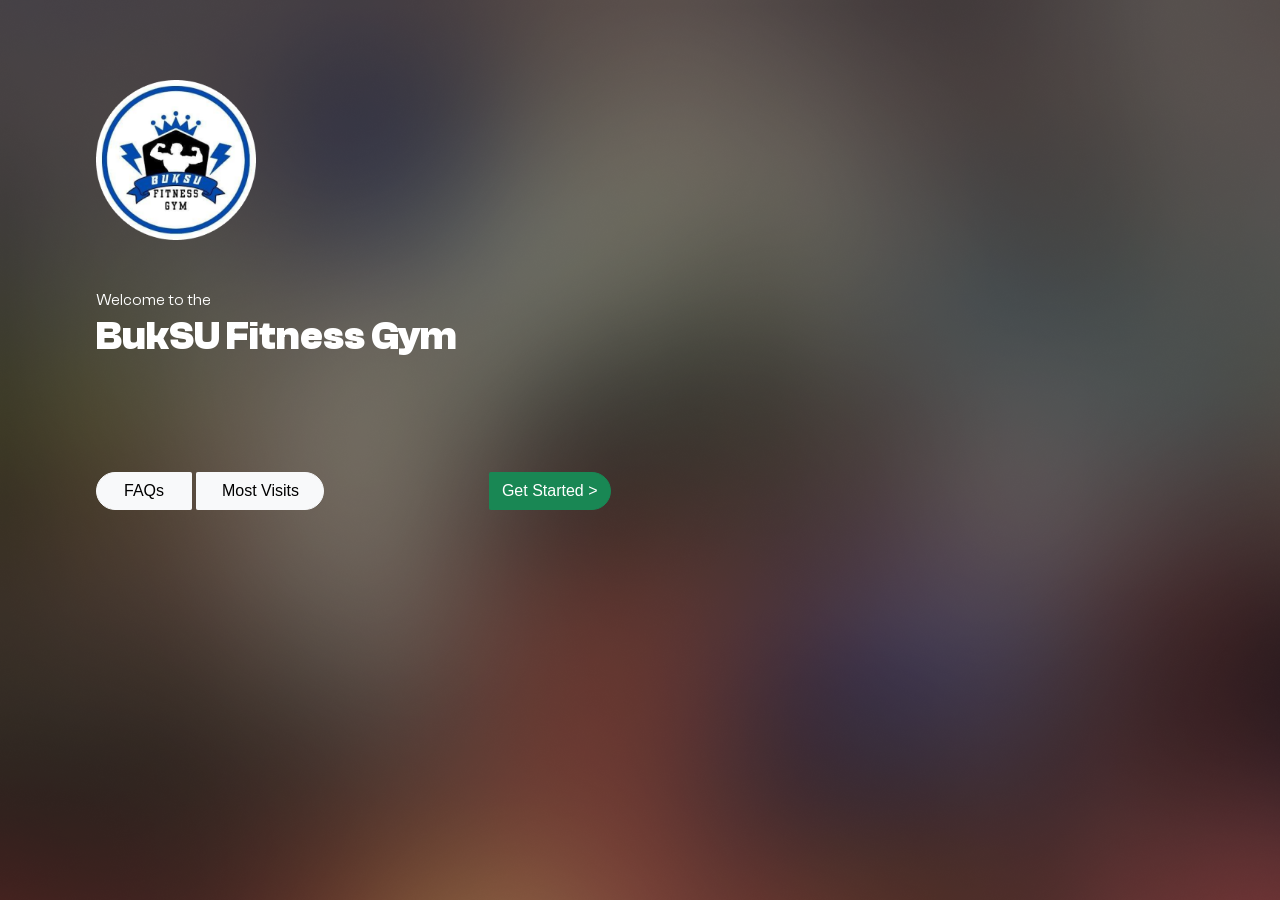
<file: index.html>
<!DOCTYPE html>
<html lang="en">
  <head>
    <meta charset="utf-8" />
    <meta name="viewport" content="width=device-width, initial-scale=1" />
    <title>Welcome to the BukSU Fitness Gym</title>
    <link
      href="https://cdn.jsdelivr.net/npm/bootstrap@5.3.3/dist/css/bootstrap.min.css"
      rel="stylesheet"
      integrity="sha384-QWTKZyjpPEjISv5WaRU9OFeRpok6YctnYmDr5pNlyT2bRjXh0JMhjY6hW+ALEwIH"
      crossorigin="anonymous"
    />
    <link href="styles.css" rel="stylesheet" />
  </head>

  <body>
    <img src="/media/logo.png" class="fitlogo" />

    <div class="welcomepage">
      <p1>Welcome to the</p1>
      <h1><b>BukSU Fitness Gym</b></h1>
    </div>

    <div class="groupbuttons">
      <button type="button" class="FAQs btn btn-light">FAQs</button>
      <button type="button" class="Visits btn btn-light">Most Visits</button>
      <button
        onclick="location.href='fingerprint.html'"
        type="button"
        class="gogo btn btn-success"
      >
        Get Started >
      </button>
    </div>

    <script
      src="https://cdn.jsdelivr.net/npm/bootstrap@5.3.3/dist/js/bootstrap.bundle.min.js"
      integrity="sha384-YvpcrYf0tY3lHB60NNkmXc5s9fDVZLESaAA55NDzOxhy9GkcIdslK1eN7N6jIeHz"
      crossorigin="anonymous"
    ></script>
  </body>
</html>
</file>
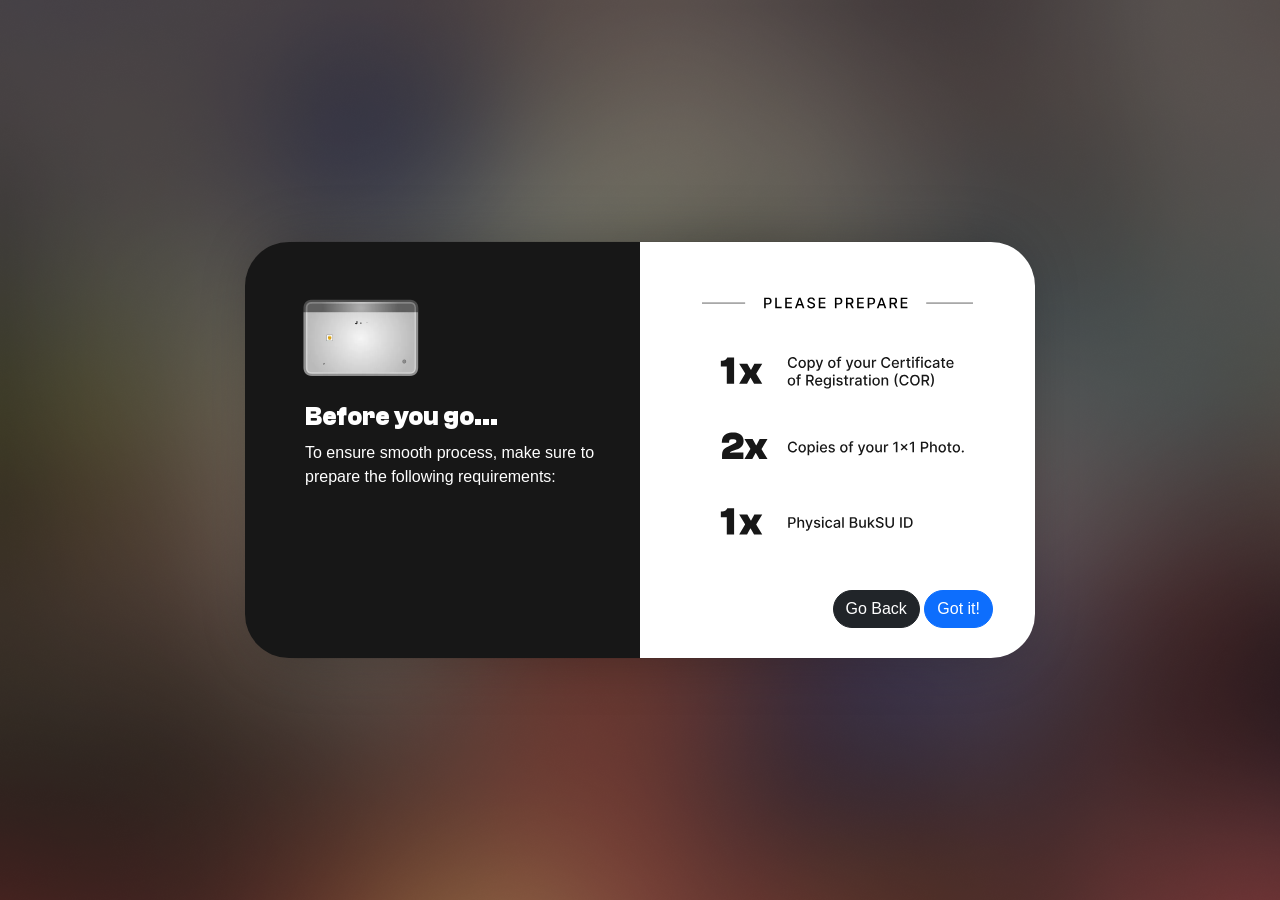
<file: disclaimer.html>
<!DOCTYPE html>
<html lang="en">
  <head>
    <meta charset="utf-8" />
    <meta name="viewport" content="width=device-width, initial-scale=1" />
    <title>Before you go...</title>
    <link
      href="https://fonts.googleapis.com/css2?family=Material+Symbols+Outlined"
      rel="stylesheet"
    />
    <link
      href="https://cdn.jsdelivr.net/npm/bootstrap@5.3.3/dist/css/bootstrap.min.css"
      rel="stylesheet"
      integrity="sha384-QWTKZyjpPEjISv5WaRU9OFeRpok6YctnYmDr5pNlyT2bRjXh0JMhjY6hW+ALEwIH"
      crossorigin="anonymous"
    />
    <link href="styles.css" rel="stylesheet" />
  </head>

  <body>
    <div
      class="d-flex justify-content-center align-items-center"
      style="height: 100vh"
    >
      <div class="card twotone">
        <div class="row">
          <div class="col dark-background">
            <div class="half">
              <img src="/media/id.webp" class="idlogo" />
              <h5><b>Before you go...</b></h5>
              <p>
                To ensure smooth process, make sure to prepare the following
                requirements:
              </p>
            </div>
          </div>
          <div class="col light-background">
            <div class="card-body">
              <div class="image-container">
                <img class="requirements" src="media/requirements.svg" />
              </div>
              <div class="reqbuttons">
                <button
                  type="button"
                  onclick="goBack()"
                  class="btn btn-dark backback"
                >
                  Go Back
                </button>
                <button
                  type="button"
                  onclick="location.href='signup.html'"
                  class="btn btn-primary gotit"
                >
                  Got it!
                </button>
              </div>
            </div>
          </div>
        </div>
      </div>
    </div>

    <script
      src="https://cdn.jsdelivr.net/npm/bootstrap@5.3.3/dist/js/bootstrap.bundle.min.js"
      integrity="sha384-YvpcrYf0tY3lHB60NNkmXc5s9fDVZLESaAA55NDzOxhy9GkcIdslK1eN7N6jIeHz"
      crossorigin="anonymous"
    ></script>

    <script src="script.js"></script>
  </body>
</html>
</file>
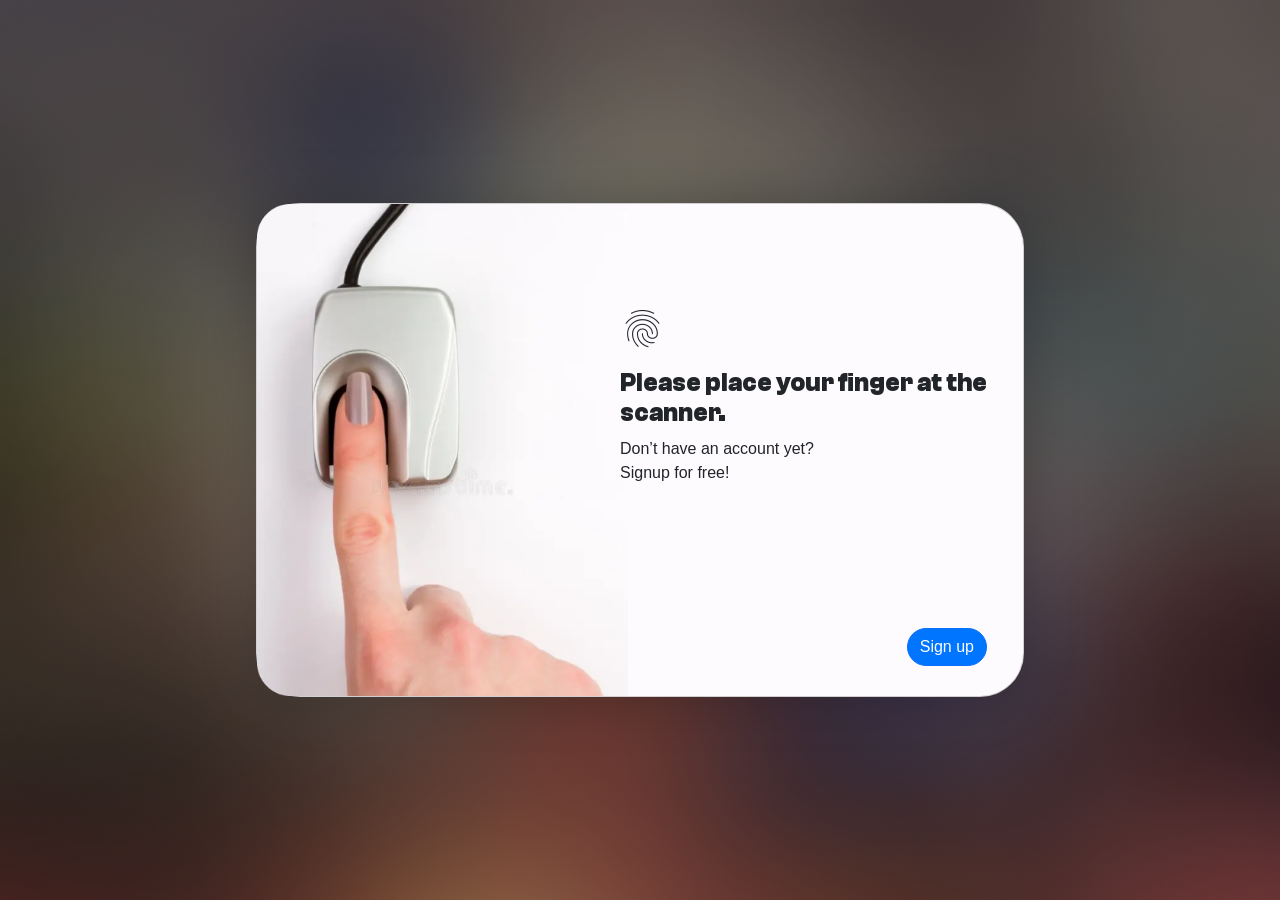
<file: fingerprint.html>
<!DOCTYPE html>
<html lang="en">
  <head>
    <meta charset="utf-8" />
    <meta name="viewport" content="width=device-width, initial-scale=1" />
    <title>Biometric Authentication</title>
    <link
      href="https://fonts.googleapis.com/css2?family=Material+Symbols+Outlined"
      rel="stylesheet"
    />
    <link
      href="https://cdn.jsdelivr.net/npm/bootstrap@5.3.3/dist/css/bootstrap.min.css"
      rel="stylesheet"
      integrity="sha384-QWTKZyjpPEjISv5WaRU9OFeRpok6YctnYmDr5pNlyT2bRjXh0JMhjY6hW+ALEwIH"
      crossorigin="anonymous"
    />
    <link href="styles.css" rel="stylesheet" />
  </head>

  <body>
    <div
      class="d-flex justify-content-center align-items-center"
      style="height: 100vh"
    >
      <div class="card">
        <div class="row">
          <div class="col">
            <img
              src="media/finger.png"
              class="img-fluid rounded-start"
              alt="..."
            />
          </div>
          <div class="col">
            <div class="card-body">
              <div class="contents">
                <span class="material-symbols-outlined">fingerprint</span>
                <h5 class="card-title">
                  <b>Please place your finger at the scanner.</b>
                </h5>
                <p class="card-text">
                  Don’t have an account yet? <br />
                  Signup for free!
                </p>
                <div class="button-container">
                  <button
                    onclick="location.href='disclaimer.html'"
                    type="button"
                    class="btn btn-primary signup"
                  >
                    Sign up
                  </button>
                </div>
              </div>
            </div>
          </div>
        </div>
      </div>
    </div>

    <script
      src="https://cdn.jsdelivr.net/npm/bootstrap@5.3.3/dist/js/bootstrap.bundle.min.js"
      integrity="sha384-YvpcrYf0tY3lHB60NNkmXc5s9fDVZLESaAA55NDzOxhy9GkcIdslK1eN7N6jIeHz"
      crossorigin="anonymous"
    ></script>
  </body>
</html>
</file>
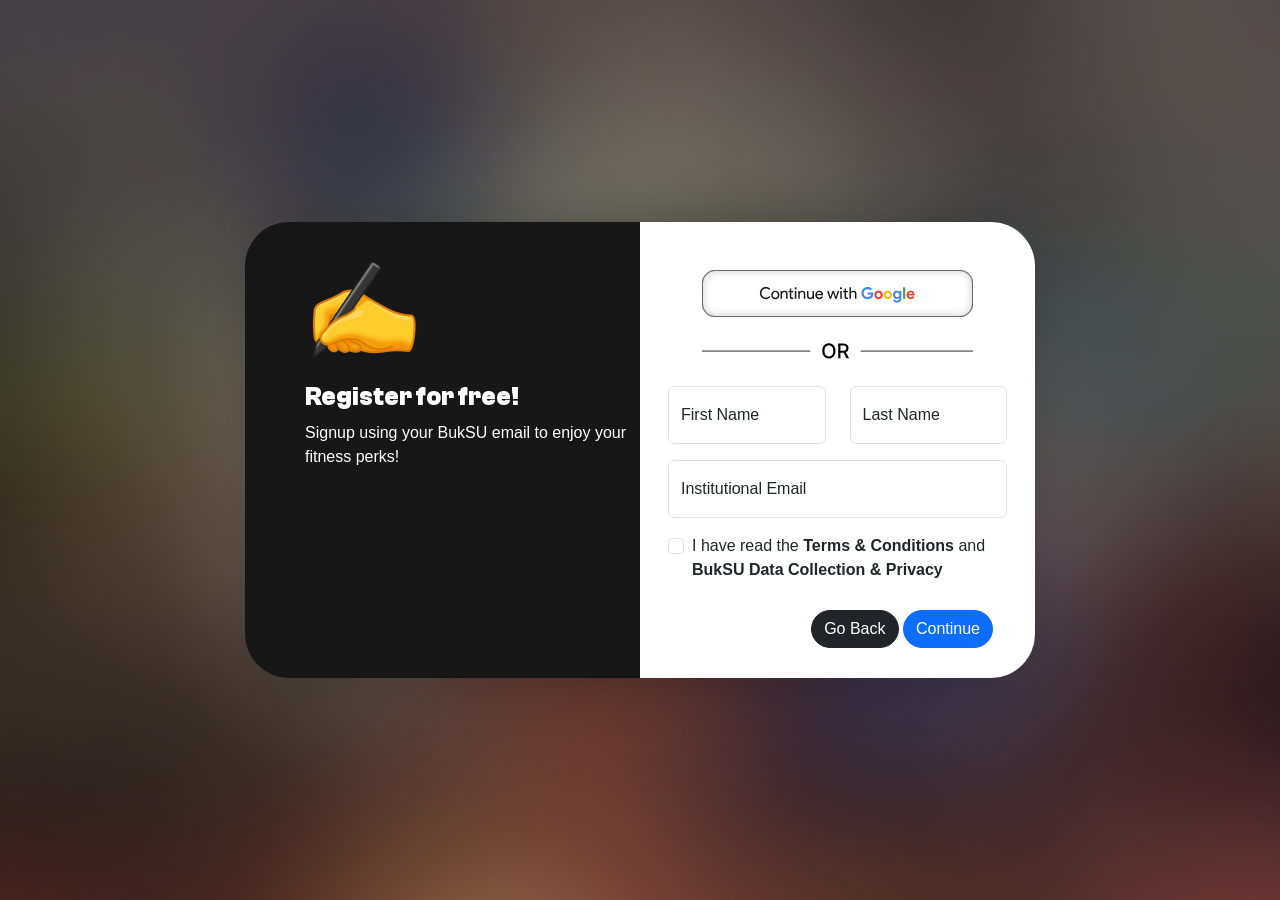
<file: signup.html>
<!DOCTYPE html>
<html lang="en">
  <head>
    <meta charset="utf-8" />
    <meta name="viewport" content="width=device-width, initial-scale=1" />
    <title>Signup</title>
    <link
      href="https://fonts.googleapis.com/css2?family=Material+Symbols+Outlined"
      rel="stylesheet"
    />
    <link
      href="https://cdn.jsdelivr.net/npm/bootstrap@5.3.3/dist/css/bootstrap.min.css"
      rel="stylesheet"
      integrity="sha384-QWTKZyjpPEjISv5WaRU9OFeRpok6YctnYmDr5pNlyT2bRjXh0JMhjY6hW+ALEwIH"
      crossorigin="anonymous"
    />
    <link href="styles.css" rel="stylesheet" />
  </head>

  <body>
    <div
      class="d-flex justify-content-center align-items-center"
      style="height: 100vh"
    >
      <div class="card twotone">
        <div class="row">
          <div class="col dark-background">
            <div class="half">
              <img src="/media/write.webp" class="idlogo" />
              <h5><b>Register for free!</b></h5>
              <p>Signup using your BukSU email to enjoy your fitness perks!</p>
            </div>
          </div>
          <div class="col light-background">
            <div class="card-body">
              <div class="image-container">
                <img class="svgs" src="media/dummy.svg" />
                <img class="svgs" src="media/divider2.svg" />
              </div>

              <form action="success.html">
                <div class="row">
                  <div class="col-md-6">
                    <div class="form-floating mb-3">
                      <input
                        type="text"
                        class="form-control"
                        id="floatingFirstName"
                        placeholder="John"
                        required
                      />
                      <label for="floatingFirstName">First Name</label>
                    </div>
                  </div>
                  <div class="col-md-6">
                    <div class="form-floating mb-3">
                      <input
                        type="text"
                        class="form-control"
                        id="floatingLastName"
                        placeholder="Doe"
                        required
                      />
                      <label for="floatingLastName">Last Name</label>
                    </div>
                  </div>
                </div>

                <div class="form-floating mb-3">
                  <input
                    type="email"
                    class="form-control"
                    id="floatingInput"
                    placeholder="12345678@buksu.edu.ph"
                    required
                  />
                  <label for="floatingInput">Institutional Email</label>
                </div>

                <div class="form-check">
                  <input
                    class="form-check-input"
                    type="checkbox"
                    value=""
                    id="flexCheckDefault"
                    required
                  />
                  <label class="form-check-label" for="flexCheckDefault">
                    I have read the <b>Terms & Conditions</b> and
                    <b>BukSU Data Collection & Privacy</b>
                  </label>
                </div>

                <div class="reqbuttons">
                  <button
                    type="button"
                    onclick="goBack()"
                    class="btn btn-dark backback"
                  >
                    Go Back
                  </button>
                  <button type="submit" class="btn btn-primary gotit">
                    Continue
                  </button>
                </div>
              </form>
            </div>
          </div>
        </div>
      </div>
    </div>

    <script
      src="https://cdn.jsdelivr.net/npm/bootstrap@5.3.3/dist/js/bootstrap.bundle.min.js"
      integrity="sha384-YvpcrYf0tY3lHB60NNkmXc5s9fDVZLESaAA55NDzOxhy9GkcIdslK1eN7N6jIeHz"
      crossorigin="anonymous"
    ></script>

    <script src="script.js"></script>
  </body>
</html>
</file>
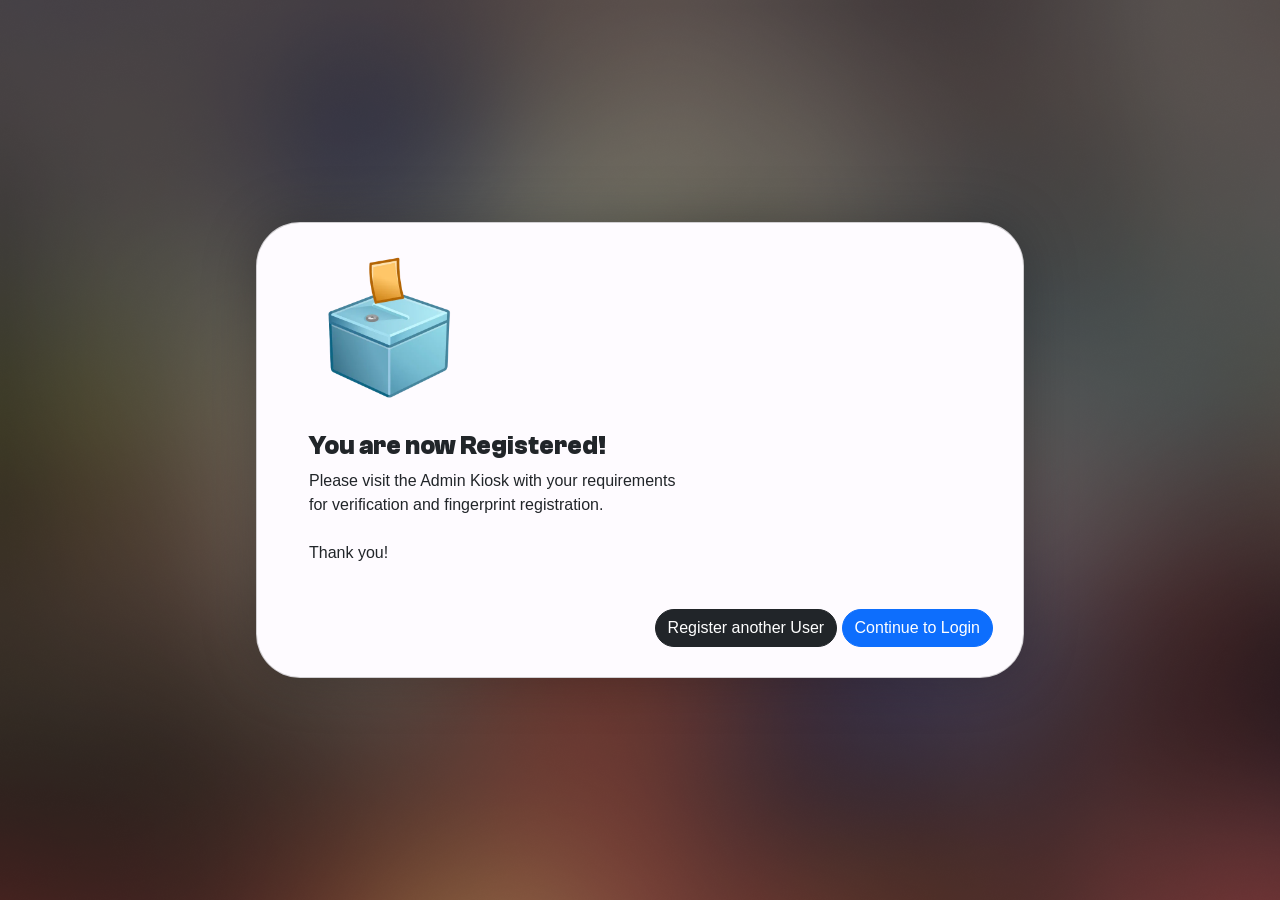
<file: success.html>
<!DOCTYPE html>
<html lang="en">
  <head>
    <meta charset="utf-8" />
    <meta name="viewport" content="width=device-width, initial-scale=1" />
    <title>Successful Registration</title>
    <link
      href="https://fonts.googleapis.com/css2?family=Material+Symbols+Outlined"
      rel="stylesheet"
    />
    <link
      href="https://cdn.jsdelivr.net/npm/bootstrap@5.3.3/dist/css/bootstrap.min.css"
      rel="stylesheet"
      integrity="sha384-QWTKZyjpPEjISv5WaRU9OFeRpok6YctnYmDr5pNlyT2bRjXh0JMhjY6hW+ALEwIH"
      crossorigin="anonymous"
    />
    <link href="styles.css" rel="stylesheet" />
  </head>

  <body>
    <div
      class="d-flex justify-content-center align-items-center"
      style="height: 100vh"
    >
      <div class="card">
        <div class="row">
          <div class="card-body">
            <div class="successcard">
              <img src="media/done.webp" class="done" />
              <h5 class="card-title">
                <b>You are now Registered!</b>
              </h5>
              <p class="card-text">
                Please visit the Admin Kiosk with your requirements <br />
                for verification and fingerprint registration.
                <br />
                <br />
                Thank you!
              </p>

              <div class="reqbuttons">
                <button
                  type="button"
                  onclick="location.href='disclaimer.html'"
                  class="btn btn-dark backback"
                >
                  Register another User
                </button>
                <button
                  type="submit"
                  onclick="location.href='fingerprint.html'"
                  class="btn btn-primary gotit"
                >
                  Continue to Login
                </button>
              </div>
            </div>
          </div>
        </div>
      </div>
    </div>

    <script
      src="https://cdn.jsdelivr.net/npm/bootstrap@5.3.3/dist/js/bootstrap.bundle.min.js"
      integrity="sha384-YvpcrYf0tY3lHB60NNkmXc5s9fDVZLESaAA55NDzOxhy9GkcIdslK1eN7N6jIeHz"
      crossorigin="anonymous"
    ></script>
  </body>
</html>
</file>
<file: styles.css>
/**
  * pls ignore @font-faces, they r used for font purposes lol
  */

@font-face {
  font-family: "ClashGrotesk-Variable";
  src: url("/media/WEB/fonts/ClashGrotesk-Variable.woff2") format("woff2"),
    url("/media/WEB/fonts/ClashGrotesk-Variable.woff") format("woff"),
    url("/media/WEB/fonts/ClashGrotesk-Variable.ttf") format("truetype");
  font-weight: 200 700;
  font-display: swap;
  font-style: normal;
}

@import url("https://fonts.googleapis.com/css2?family=Inter:ital,opsz,wght@0,14..32,100..900;1,14..32,100..900&display=swap");

/**
  * start styles
  */

html,
body {
  background-image: url(/media/gaussian.png);
  font-family: "Inter", sans-serif !important;
  background-repeat: no-repeat;
  background-image: cover;
}

.fitlogo {
  width: 10rem;
  height: 10rem;
  margin-left: 6rem !important;
  margin-top: 5rem !important;
}

.welcomepage {
  font-family: "ClashGrotesk-Variable" !important;
  color: white;
  margin-left: 6rem;
  margin-top: 3rem;
}

.FAQs {
  border-radius: 138px 10px 10px 138px !important;
  width: 6rem;
  height: 3 rem !important;
}

.Visits {
  border-radius: 10px 138px 138px 10px !important;
  width: 8rem;
  height: 3 rem !important;
}

.gogo {
  border-radius: 10px 138px 138px 10px !important;
  margin-left: 10rem;
  height: 3 rem !important;
}

.groupbuttons {
  margin-left: 6rem;
  margin-top: 7rem;
}

h5 {
  font-family: "ClashGrotesk-Variable";
  font-size: 1.6rem !important;
}

p {
  font-family: "Inter", sans-serif;
  font-weight: medium;
}

.card {
  position: relative;
  border-radius: 44px !important;
  width: 60% !important;
  box-shadow: 0px 0px 53.6px 0px rgba(0, 0, 0, 0.25) !important;
  background-color: #fefbff;
}

.button-container {
  position: absolute;
  bottom: 30px;
  right: 36px;
}

.signup {
  border-radius: 37px;
  background: #0075ff !important;
}

.material-symbols-outlined {
  font-size: 2.8rem !important;
  margin-bottom: 1rem;
}

.contents {
  margin-top: 5.4rem;
  margin-left: -3rem;
}

.half {
  margin-top: 2rem;
  margin-left: 3rem;
}

.idlogo {
  margin-left: -0.5rem !important;
  width: 8rem;
  height: 8rem;
}

.dark-background {
  background-color: #171717;
  color: white; /* Optional: to ensure text is readable on dark background */
  border-radius: 44px 0px 0px 44px;
}

.light-background {
  background-color: white;
  border-radius: 0px 44px 44px 0px;
}

.image-container {
  display: grid;
  place-items: center;
  margin-top: 2rem;
}

.svgs,
.requirements {
  width: 80%;
  margin-bottom: 1rem;
}

.requirements {
  margin-bottom: 6rem !important;
}

.backback {
  border-radius: 37px;
}

.gotit {
  border-radius: 37px;
  color: white;
}

.reqbuttons {
  position: absolute;
  bottom: 30px;
  right: 30px;
}

.twotone {
  position: relative;
  border-radius: 44px !important;
  width: 60% !important;
  box-shadow: 0px 0px 53.6px 0px rgba(0, 0, 0, 0.25) !important;
  background-color: #fefbff00 !important;
}

.form-check {
  margin-bottom: 5rem;
}

.done {
  width: 10rem;
  height: 10rem;
  margin-bottom: 1rem;
}

.successcard {
  margin-left: 3rem;
  margin-top: 1rem;
  margin-bottom: 6rem;
}
</file>
